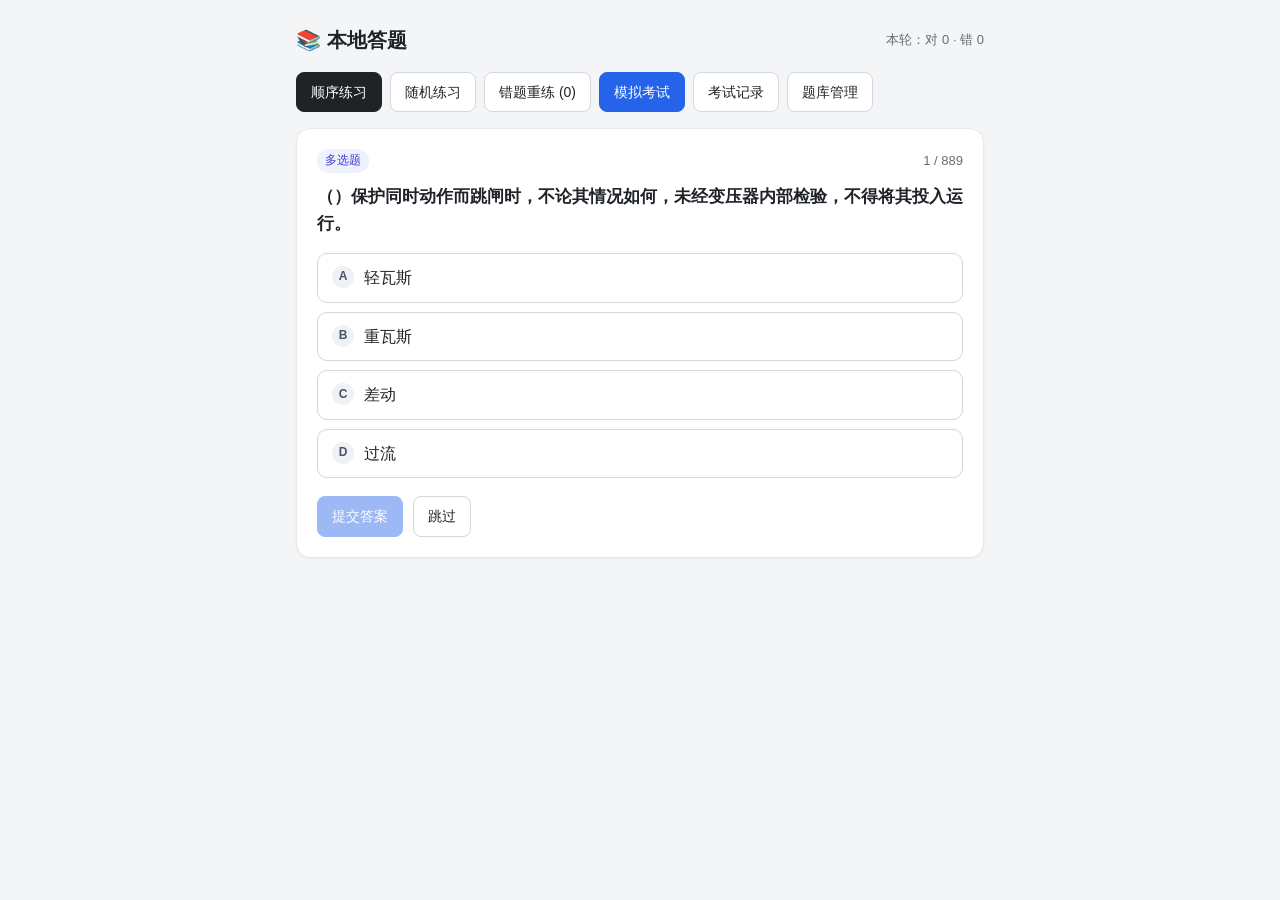
<file: index.html>
<!DOCTYPE html>
<html lang="zh-CN">
<head>
<meta charset="UTF-8">
<meta name="viewport" content="width=device-width,initial-scale=1">
<title>答题</title>
<link rel="stylesheet" href="style.css">
</head>
<body>

<div class="wrap">
  <header>
    <h1>📚 本地答题</h1>
    <div class="stats" id="stats"></div>
  </header>

  <div class="toolbar">
    <button data-mode="all">顺序练习</button>
    <button data-mode="random">随机练习</button>
    <button data-mode="wrong">错题重练 (<span id="wrongCount">0</span>)</button>
    <button id="btnExam" class="primary">模拟考试</button>    <button id="btnExamHistory">考试记录</button>
    <button id="btnBank">题库管理</button>
  </div>

  <main id="card"></main>
</div>

<!-- 题库管理弹窗 -->
<div class="modal" id="modal">
  <div class="modal-box">
    <h2>题库管理</h2>
    <p>粘贴 JSON 数组，或选择 .json / .txt 文件导入。修改后点「保存题库」生效。</p>
    <input type="file" id="fileInput" accept=".json,.txt">
    <textarea id="bankText" spellcheck="false"></textarea>
    <div class="modal-actions">
      <button class="primary" id="btnSaveBank">保存题库</button>
      <button id="btnExport">导出题库</button>
      <button id="btnResetBank">恢复示例题库</button>
      <button id="btnClearWrong">清空错题本</button>
      <button id="btnCloseModal">关闭</button>
    </div>
    <div id="bankMsg"></div>
  </div>
</div>

<!-- 考试设置弹窗 -->
<div class="modal" id="examSetupModal">
  <div class="modal-box">
    <h2>模拟考试</h2>
    <p>设置参数后开始。交卷后自动显示成绩，错题会记入错题本。</p>
    <div class="form-row">
      <label>题目数量</label>
      <select id="examCount">
        <option value="10">10 题</option>
        <option value="20" selected>20 题</option>
        <option value="50">50 题</option>
        <option value="100">100 题</option>
        <option value="all">全部题目</option>
      </select>
    </div>
    <div class="form-row">
      <label>时间限制</label>
      <div class="form-row">
      <label>选项顺序</label>
      <label style="display:flex;align-items:center;gap:6px;color:#1f2328">
        <input type="checkbox" id="examRandom" checked> 随机打乱选项顺序
      </label>
      </div>
      
      <select id="examTime">
        <option value="15">15 分钟</option>
        <option value="30" selected>30 分钟</option>
        <option value="60">60 分钟</option>
        <option value="90">90 分钟</option>
        <option value="0">不限时</option>
      </select>
    </div>
    <div class="modal-actions">
      <button class="primary" id="btnStartExam">开始考试</button>
      <button id="btnCloseExamSetup">取消</button>
    </div>
  </div>
</div>

<!-- 考试成绩弹窗 -->
<div class="modal" id="examResultModal">
  <!-- 考试历史记录弹窗 -->
  <div class="modal-box">
    <h2>考试成绩</h2>
    <div id="examResultBody"></div>
    <div class="modal-actions">
      <button class="primary" id="btnExamRetry">再考一次</button>
      <button id="btnExamClose">关闭</button>
    </div>
  </div>
</div>
<div class="modal" id="examHistoryModal">
  <div class="modal-box">
    <h2>考试记录</h2>
    <p>最多保留最近 50 次考试记录。</p>
    <div id="examHistoryBody"></div>
    <div class="modal-actions">
      <button id="btnCloseHistory">关闭</button>
    </div>
  </div>
</div>
<script src="app.js"></script>
<script src="exam.js"></script>
</body>
</html>
</file>
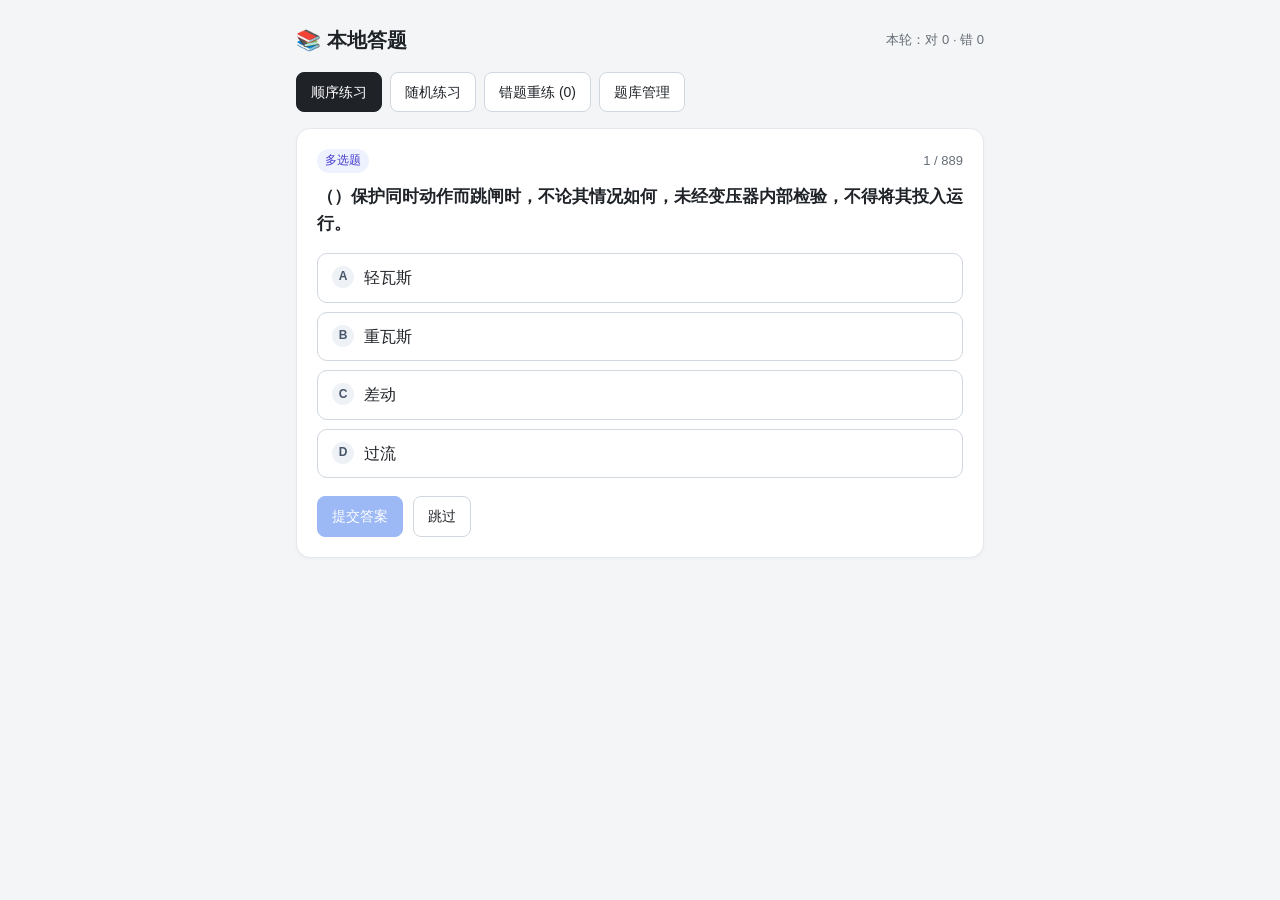
<file: deepseek_html_20261014_4da493.html>
<!DOCTYPE html>
<html lang="zh-CN">
<head>
<meta charset="UTF-8">
<meta name="viewport" content="width=device-width,initial-scale=1">
<title>本地答题</title>
<style>
  *{box-sizing:border-box}
  body{margin:0;font-family:-apple-system,BlinkMacSystemFont,"Segoe UI","PingFang SC","Microsoft YaHei",sans-serif;
       background:#f4f5f7;color:#1f2328;line-height:1.6}
  .wrap{max-width:720px;margin:0 auto;padding:16px}
  header{display:flex;align-items:center;justify-content:space-between;gap:12px;padding:8px 0 16px}
  h1{font-size:20px;margin:0}
  .stats{font-size:13px;color:#656d76}
  .toolbar{display:flex;flex-wrap:wrap;gap:8px;margin-bottom:16px}
  button{font:inherit;font-size:14px;padding:8px 14px;border:1px solid #d0d7de;background:#fff;color:#1f2328;
         border-radius:8px;cursor:pointer;transition:.15s}
  button:hover{background:#f3f4f6}
  button:disabled{opacity:.45;cursor:not-allowed}
  button.primary{background:#2563eb;border-color:#2563eb;color:#fff}
  button.primary:hover:not(:disabled){background:#1d4ed8}
  button.active{background:#1f2328;border-color:#1f2328;color:#fff}
  #card{background:#fff;border:1px solid #e4e7eb;border-radius:14px;padding:20px;
        box-shadow:0 1px 3px rgba(0,0,0,.04);min-height:180px}
  .qmeta{display:flex;justify-content:space-between;align-items:center;font-size:13px;color:#656d76;margin-bottom:10px}
  .tag{background:#eef2ff;color:#4338ca;padding:2px 8px;border-radius:999px;font-size:12px}
  .question{font-size:17px;font-weight:600;margin-bottom:16px;white-space:pre-wrap}
  .option{display:flex;gap:10px;align-items:flex-start;padding:11px 14px;border:1px solid #d0d7de;
          border-radius:10px;margin-bottom:9px;cursor:pointer;transition:.15s;background:#fff}
  .option:hover{border-color:#94a3b8;background:#f8fafc}
  .option.selected{border-color:#2563eb;background:#eff6ff}
  .option.right{border-color:#16a34a;background:#f0fdf4}
  .option.wrong{border-color:#dc2626;background:#fef2f2}
  .option.locked{cursor:default}
  .option .label{flex:none;width:22px;height:22px;border-radius:50%;display:flex;align-items:center;
                 justify-content:center;background:#eef2f6;font-size:12px;font-weight:600;color:#475569;margin-top:1px}
  .option.selected .label{background:#2563eb;color:#fff}
  .option.right .label{background:#16a34a;color:#fff}
  .option.wrong .label{background:#dc2626;color:#fff}
  .explain{margin-top:14px;padding:12px 14px;background:#f8fafc;border-radius:10px;font-size:14px}
  .explain.hidden{display:none}
  .verdict.ok{color:#16a34a;font-weight:600}
  .verdict.no{color:#dc2626;font-weight:600}
  .ansline{color:#475569;margin-top:4px}
  .exptext{margin-top:6px;color:#475569;white-space:pre-wrap}
  .actions{display:flex;gap:10px;margin-top:18px}
  .empty,.done{text-align:center;color:#656d76;padding:28px 0}
  .done h2{margin:0 0 10px;color:#1f2328}
  .modal{position:fixed;inset:0;background:rgba(15,23,42,.5);display:none;align-items:center;
         justify-content:center;padding:16px;z-index:10}
  .modal.show{display:flex}
  .modal-box{background:#fff;border-radius:14px;padding:20px;width:100%;max-width:640px;max-height:88vh;overflow:auto}
  .modal-box h2{margin:0 0 6px;font-size:18px}
  .modal-box p{margin:0 0 12px;font-size:13px;color:#656d76}
  #fileInput{margin-bottom:10px;font-size:13px}
  textarea{width:100%;height:220px;font-family:ui-monospace,Menlo,Consolas,monospace;font-size:13px;
           padding:10px;border:1px solid #d0d7de;border-radius:10px;resize:vertical}
  .modal-actions{display:flex;flex-wrap:wrap;gap:8px;margin-top:12px}
  #bankMsg{margin-top:10px;font-size:13px}
  #bankMsg.err{color:#dc2626}
  #bankMsg.ok{color:#16a34a}
</style>
</head>
<body>

<div class="wrap">
  <header>
    <h1>📚 本地答题</h1>
    <div class="stats" id="stats"></div>
  </header>

  <div class="toolbar">
    <button data-mode="all">顺序练习</button>
    <button data-mode="random">随机练习</button>
    <button data-mode="wrong">错题重练 (<span id="wrongCount">0</span>)</button>
    <button id="btnBank">题库管理</button>
  </div>

  <main id="card"></main>
</div>

<div class="modal" id="modal">
  <div class="modal-box">
    <h2>题库管理</h2>
    <p>粘贴 JSON 数组，或选择 .json / .txt 文件导入。修改后点「保存题库」生效。</p>
    <input type="file" id="fileInput" accept=".json,.txt">
    <textarea id="bankText" spellcheck="false"></textarea>
    <div class="modal-actions">
      <button class="primary" id="btnSaveBank">保存题库</button>
      <button id="btnExport">导出题库</button>
      <button id="btnResetBank">恢复示例题库</button>
      <button id="btnClearWrong">清空错题本</button>
      <button id="btnCloseModal">关闭</button>
    </div>
    <div id="bankMsg"></div>
  </div>
</div>

<script>
(function () {
  'use strict';

  var LS_BANK = 'quiz.bank.v1';
  var LS_WRONG = 'quiz.wrong.v1';

  /* ============ 示例题库（可在「题库管理」里整段替换） ============ */
  var DEFAULT_BANK = [
    {
      id: 'demo1', type: 'single',
      question: 'HTTP 协议默认使用的端口号是？',
      options: ['21', '80', '443', '8080'],
      answer: 'B',
      explain: 'HTTP 默认端口 80，HTTPS 默认端口 443。'
    },
    {
      id: 'demo2', type: 'single',
      question: '下列哪种排序算法在最坏情况下的时间复杂度是 O(n log n)？',
      options: ['快速排序', '归并排序', '冒泡排序', '插入排序'],
      answer: ['B'],
      explain: '归并排序最坏和平均都是 O(n log n)；快排最坏会退化到 O(n²)。'
    },
    {
      id: 'demo3', type: 'multi',
      question: '以下哪些属于面向对象的三大特性？',
      options: ['封装', '继承', '多态', '重载'],
      answer: ['A', 'B', 'C'],
      explain: '三大特性是封装、继承、多态；重载只是多态的一种表现形式。'
    },
    {
      id: 'demo4', type: 'multi',
      question: '下列属于 HTTP 请求方法的有？',
      options: ['GET', 'POST', 'PUSH', 'DELETE'],
      answer: ['A', 'B', 'D'],
      explain: 'HTTP 常见方法：GET / POST / PUT / DELETE / HEAD / PATCH 等。'
    },
    {
      id: 'demo5', type: 'judge',
      question: 'TCP 是面向连接的可靠传输协议。',
      options: ['正确', '错误'],
      answer: '正确',
      explain: 'TCP 通过三次握手建立连接，并有确认、重传机制保证可靠性。'
    },
    {
      id: 'demo6', type: 'judge',
      question: 'JavaScript 中 let 声明的变量存在变量提升并可在声明前使用。',
      options: ['正确', '错误'],
      answer: '错误',
      explain: 'let 有暂时性死区，声明前访问会抛 ReferenceError。'
    }
  ];

  /* ============ 状态 ============ */
  var bank = [];
  var wrongIds = new Set();
  var queue = [];
  var idx = 0;
  var selected = [];
  var submitted = false;
  var finished = false;
  var stats = { right: 0, wrong: 0 };
  var mode = 'all';

  /* ============ 工具函数 ============ */
  function esc(s) {
    return String(s).replace(/[&<>"']/g, function (c) {
      return { '&': '&amp;', '<': '&lt;', '>': '&gt;', '"': '&quot;', "'": '&#39;' }[c];
    });
  }

  function shuffle(a) {
    for (var i = a.length - 1; i > 0; i--) {
      var j = Math.floor(Math.random() * (i + 1));
      var t = a[i]; a[i] = a[j]; a[j] = t;
    }
    return a;
  }

  function isCorrect(q, sel) {
    if (!sel.length || !q.answer.length) return false;
    var a = sel.slice().sort(function (x, y) { return x - y; }).join(',');
    var b = q.answer.slice().sort(function (x, y) { return x - y; }).join(',');
    return a === b;
  }

  /* 把各种写法的答案统一成下标数组 */
  function parseAnswer(ans, options) {
    var arr = Array.isArray(ans) ? ans : (ans === undefined || ans === null ? [] : [ans]);
    var out = [];
    arr.forEach(function (a) {
      if (typeof a === 'number') { if (a >= 0) out.push(a); return; }
      var s = String(a).trim();
      var byText = options.indexOf(s);
      if (byText >= 0) { out.push(byText); return; }
      if (/^[A-Za-z]{1,6}$/.test(s)) {
        s.toUpperCase().split('').forEach(function (c) {
          out.push(c.charCodeAt(0) - 65);
        });
        return;
      }
      if (['正确', '对', '√', '是', 'T', 'true'].indexOf(s) >= 0) { out.push(0); return; }
      if (['错误', '错', '×', '否', 'F', 'false'].indexOf(s) >= 0) { out.push(1); return; }
      var n = Number(s);
      if (!isNaN(n) && n >= 0) out.push(n);
    });
    // 去重
    return out.filter(function (v, i) { return out.indexOf(v) === i; });
  }

  /* 把任意题库数据标准化 */
  function normalizeBank(list) {
    var out = [];
    list.forEach(function (raw, i) {
      if (!raw || typeof raw !== 'object') return;
      var type = raw.type;
      var options = Array.isArray(raw.options) ? raw.options.map(String) : null;

      if (!options || !options.length) {
        if (!type || type === 'judge') { options = ['正确', '错误']; type = 'judge'; }
        else return;
      }
      if (!type) type = 'single';

      var question = raw.question || raw.title || raw.q || '';
      if (!question) return;

      var answer = parseAnswer(raw.answer, options);
      if (!answer.length) return;
      var bad = answer.some(function (a) { return a < 0 || a >= options.length; });
      if (bad) return;

      out.push({
        id: raw.id != null ? String(raw.id) : 'q' + (i + 1),
        type: type,
        question: String(question),
        options: options,
        answer: answer,
        explain: raw.explain || raw.analysis || raw.note || ''
      });
    });
    return out;
  }

  /* ============ 本地存储 ============ */
  function saveBank() {
    try { localStorage.setItem(LS_BANK, JSON.stringify(bank)); } catch (e) {}
  }
  function saveWrong() {
    try { localStorage.setItem(LS_WRONG, JSON.stringify(Array.from(wrongIds))); } catch (e) {}
  }

  function loadAll() {
    var raw = null;
    try { raw = JSON.parse(localStorage.getItem(LS_BANK)); } catch (e) {}
    if (!Array.isArray(raw) || !raw.length) raw = DEFAULT_BANK;
    bank = normalizeBank(raw);
    if (!bank.length) bank = normalizeBank(DEFAULT_BANK);
    saveBank();

    try {
      var w = JSON.parse(localStorage.getItem(LS_WRONG));
      wrongIds = new Set(Array.isArray(w) ? w.map(String) : []);
    } catch (e) {
      wrongIds = new Set();
    }
  }

  /* ============ 渲染 ============ */
  var card = document.getElementById('card');

  function updateHeader() {
    document.getElementById('stats').textContent =
      '本轮：对 ' + stats.right + ' · 错 ' + stats.wrong;
    document.getElementById('wrongCount').textContent =
      bank.filter(function (q) { return wrongIds.has(q.id); }).length;

    document.querySelectorAll('.toolbar button[data-mode]').forEach(function (b) {
      b.classList.toggle('active', b.dataset.mode === mode);
    });
  }

  function render() {
    updateHeader();

    if (finished) {
      card.innerHTML = '<div class="done"><h2>🎉 本轮完成</h2>' +
        '<p>共 ' + queue.length + ' 题，答对 ' + stats.right + ' 题，答错 ' + stats.wrong + ' 题。</p></div>';
      var btn = document.createElement('button');
      btn.className = 'primary';
      btn.textContent = '再来一轮';
      btn.onclick = function () { start(mode); };
      card.querySelector('.done').appendChild(btn);
      return;
    }

    if (!queue.length) {
      card.innerHTML = '<div class="empty">这里没有题目。<br>点「题库管理」导入题目，或换个练习模式试试。</div>';
      return;
    }

    var q = queue[idx];
    var typeName = { single: '单选题', multi: '多选题', judge: '判断题' }[q.type] || '题目';

    card.innerHTML =
      '<div class="qmeta">' +
        '<span class="tag">' + typeName + '</span>' +
        '<span class="progress">' + (idx + 1) + ' / ' + queue.length + '</span>' +
      '</div>' +
      '<div class="question">' + esc(q.question) + '</div>' +
      '<div class="options" id="options"></div>' +
      '<div class="explain hidden" id="explain"></div>' +
      '<div class="actions" id="actions"></div>';

    // 选项
    var optBox = document.getElementById('options');
    q.options.forEach(function (text, i) {
      var el = document.createElement('div');
      el.className = 'option';
      if (selected.indexOf(i) >= 0) el.classList.add('selected');

      if (submitted) {
        el.classList.add('locked');
        if (q.answer.indexOf(i) >= 0) el.classList.add('right');
        else if (selected.indexOf(i) >= 0) el.classList.add('wrong');
      }

      var label = document.createElement('span');
      label.className = 'label';
      label.textContent = String.fromCharCode(65 + i);
      var txt = document.createElement('span');
      txt.className = 'text';
      txt.textContent = text;

      el.appendChild(label);
      el.appendChild(txt);
      el.onclick = function () { onOptionClick(i); };
      optBox.appendChild(el);
    });

    // 解析
    if (submitted) {
      var ex = document.getElementById('explain');
      ex.classList.remove('hidden');
      var ok = isCorrect(q, selected);
      var ansText = q.type === 'judge'
        ? q.answer.map(function (i) { return q.options[i]; }).join('、')
        : q.answer.map(function (i) { return String.fromCharCode(65 + i); }).join('、');

      ex.innerHTML =
        '<div class="verdict ' + (ok ? 'ok' : 'no') + '">' + (ok ? '✅ 回答正确' : '❌ 回答错误') + '</div>' +
        '<div class="ansline">正确答案：' + esc(ansText) + '</div>' +
        (q.explain ? '<div class="exptext">' + esc(q.explain) + '</div>' : '');
    }

    // 按钮
    var actions = document.getElementById('actions');
    if (submitted) {
      var bn = document.createElement('button');
      bn.className = 'primary';
      bn.textContent = idx === queue.length - 1 ? '完成本轮' : '下一题';
      bn.onclick = nextQuestion;
      actions.appendChild(bn);
    } else {
      var bs = document.createElement('button');
      bs.className = 'primary';
      bs.textContent = '提交答案';
      bs.disabled = selected.length === 0;
      bs.onclick = submit;
      var bk = document.createElement('button');
      bk.textContent = '跳过';
      bk.onclick = nextQuestion;
      actions.appendChild(bs);
      actions.appendChild(bk);
    }
  }

  /* ============ 交互 ============ */
  function onOptionClick(i) {
    if (submitted) return;
    var q = queue[idx];
    if (q.type === 'multi') {
      var p = selected.indexOf(i);
      if (p >= 0) selected.splice(p, 1);
      else selected.push(i);
    } else {
      selected = [i];
    }
    render();
  }

  function submit() {
    if (submitted || !selected.length) return;
    var q = queue[idx];
    var ok = isCorrect(q, selected);

    submitted = true;
    if (ok) {
      stats.right++;
      wrongIds.delete(q.id);   // 答对就移出错题本
    } else {
      stats.wrong++;
      wrongIds.add(q.id);
    }
    saveWrong();
    render();
  }

  function nextQuestion() {
    if (idx < queue.length - 1) {
      idx++;
      selected = [];
      submitted = false;
      render();
    } else {
      finished = true;
      render();
    }
  }

  function start(m) {
    mode = m;
    finished = false;
    idx = 0;
    selected = [];
    submitted = false;
    stats = { right: 0, wrong: 0 };

    if (m === 'all') queue = bank.slice();
    else if (m === 'random') queue = shuffle(bank.slice());
    else if (m === 'wrong') {
      queue = bank.filter(function (q) { return wrongIds.has(q.id); });
    }
    render();
  }

  /* ============ 题库管理弹窗 ============ */
  var modal = document.getElementById('modal');
  var bankText = document.getElementById('bankText');
  var bankMsg = document.getElementById('bankMsg');

  function msg(text, isErr) {
    bankMsg.textContent = text;
    bankMsg.className = isErr ? 'err' : 'ok';
  }

  function openModal() {
    bankText.value = JSON.stringify(bank, null, 2);
    bankMsg.textContent = '';
    modal.classList.add('show');
  }

  document.getElementById('btnBank').onclick = openModal;
  document.getElementById('btnCloseModal').onclick = function () {
    modal.classList.remove('show');
  };
  modal.onclick = function (e) {
    if (e.target === modal) modal.classList.remove('show');
  };

  document.getElementById('fileInput').onchange = function (e) {
    var f = e.target.files[0];
    if (!f) return;
    var r = new FileReader();
    r.onload = function () {
      bankText.value = r.result;
      msg('文件已读取，点「保存题库」生效', false);
    };
    r.readAsText(f, 'utf-8');
  };

  document.getElementById('btnSaveBank').onclick = function () {
    var txt = bankText.value.trim();
    if (!txt) { msg('内容为空', true); return; }

    var data;
    try {
      data = JSON.parse(txt);
    } catch (err) {
      msg('JSON 解析失败：' + err.message, true);
      return;
    }
    if (!Array.isArray(data)) {
      if (data && Array.isArray(data.questions)) data = data.questions;
      else if (data && Array.isArray(data.data)) data = data.data;
    }
    if (!Array.isArray(data)) { msg('题库必须是一个 JSON 数组', true); return; }

    var nb = normalizeBank(data);
    if (!nb.length) { msg('没有解析出有效题目，请检查字段格式', true); return; }

    bank = nb;
    saveBank();
    msg('已导入 ' + nb.length + ' 道题 ✓', false);
    start('all');
  };

  document.getElementById('btnExport').onclick = function () {
    var blob = new Blob([JSON.stringify(bank, null, 2)], { type: 'application/json' });
    var a = document.createElement('a');
    a.href = URL.createObjectURL(blob);
    a.download = '题库.json';
    document.body.appendChild(a);
    a.click();
    document.body.removeChild(a);
    setTimeout(function () { URL.revokeObjectURL(a.href); }, 1000);
  };

  document.getElementById('btnResetBank').onclick = function () {
    bank = normalizeBank(DEFAULT_BANK);
    saveBank();
    bankText.value = JSON.stringify(bank, null, 2);
    msg('已恢复示例题库', false);
    start('all');
  };

  document.getElementById('btnClearWrong').onclick = function () {
    wrongIds = new Set();
    saveWrong();
    updateHeader();
    msg('错题本已清空', false);
  };

  /* ============ 启动 ============ */
  document.querySelectorAll('.toolbar button[data-mode]').forEach(function (b) {
    b.onclick = function () { start(b.dataset.mode); };
  });

  loadAll();
  start('all');
})();
</script>
</body>
</html>
</file>
<file: style.css>
*{box-sizing:border-box}
body{margin:0;font-family:-apple-system,BlinkMacSystemFont,"Segoe UI","PingFang SC","Microsoft YaHei",sans-serif;
     background:#f4f5f7;color:#1f2328;line-height:1.6}
.wrap{max-width:720px;margin:0 auto;padding:16px}
header{display:flex;align-items:center;justify-content:space-between;gap:12px;padding:8px 0 16px}
h1{font-size:20px;margin:0}
.stats{font-size:13px;color:#656d76}
.toolbar{display:flex;flex-wrap:wrap;gap:8px;margin-bottom:16px}
button{font:inherit;font-size:14px;padding:8px 14px;border:1px solid #d0d7de;background:#fff;color:#1f2328;
       border-radius:8px;cursor:pointer;transition:.15s}
button:hover{background:#f3f4f6}
button:disabled{opacity:.45;cursor:not-allowed}
button.primary{background:#2563eb;border-color:#2563eb;color:#fff}
button.primary:hover:not(:disabled){background:#1d4ed8}
button.active{background:#1f2328;border-color:#1f2328;color:#fff}
#card{background:#fff;border:1px solid #e4e7eb;border-radius:14px;padding:20px;
      box-shadow:0 1px 3px rgba(0,0,0,.04);min-height:180px}
.qmeta{display:flex;justify-content:space-between;align-items:center;font-size:13px;color:#656d76;margin-bottom:10px}
.tag{background:#eef2ff;color:#4338ca;padding:2px 8px;border-radius:999px;font-size:12px}
.tag.exam{background:#fef3c7;color:#92400e}
.question{font-size:17px;font-weight:600;margin-bottom:16px;white-space:pre-wrap}
.option{display:flex;gap:10px;align-items:flex-start;padding:11px 14px;border:1px solid #d0d7de;
        border-radius:10px;margin-bottom:9px;cursor:pointer;transition:.15s;background:#fff}
.option:hover{border-color:#94a3b8;background:#f8fafc}
.option.selected{border-color:#2563eb;background:#eff6ff}
.option.right{border-color:#16a34a;background:#f0fdf4}
.option.wrong{border-color:#dc2626;background:#fef2f2}
.option.locked{cursor:default}
.option .label{flex:none;width:22px;height:22px;border-radius:50%;display:flex;align-items:center;
               justify-content:center;background:#eef2f6;font-size:12px;font-weight:600;color:#475569;margin-top:1px}
.option.selected .label{background:#2563eb;color:#fff}
.option.right .label{background:#16a34a;color:#fff}
.option.wrong .label{background:#dc2626;color:#fff}
.explain{margin-top:14px;padding:12px 14px;background:#f8fafc;border-radius:10px;font-size:14px}
.explain.hidden{display:none}
.verdict.ok{color:#16a34a;font-weight:600}
.verdict.no{color:#dc2626;font-weight:600}
.ansline{color:#475569;margin-top:4px}
.exptext{margin-top:6px;color:#475569;white-space:pre-wrap}
.actions{display:flex;gap:10px;margin-top:18px;flex-wrap:wrap}
.empty,.done{text-align:center;color:#656d76;padding:28px 0}
.done h2{margin:0 0 10px;color:#1f2328}

/* 弹窗 */
.modal{position:fixed;inset:0;background:rgba(15,23,42,.5);display:none;align-items:center;
       justify-content:center;padding:16px;z-index:10}
.modal.show{display:flex}
.modal-box{background:#fff;border-radius:14px;padding:20px;width:100%;max-width:640px;max-height:88vh;overflow:auto}
.modal-box h2{margin:0 0 6px;font-size:18px}
.modal-box p{margin:0 0 12px;font-size:13px;color:#656d76}
.modal-actions{display:flex;flex-wrap:wrap;gap:8px;margin-top:12px}
#fileInput{margin-bottom:10px;font-size:13px}
textarea{width:100%;height:220px;font-family:ui-monospace,Menlo,Consolas,monospace;font-size:13px;
         padding:10px;border:1px solid #d0d7de;border-radius:10px;resize:vertical}
#bankMsg{margin-top:10px;font-size:13px}
#bankMsg.err{color:#dc2626}
#bankMsg.ok{color:#16a34a}

/* 考试 */
.form-row{display:flex;align-items:center;gap:10px;margin:12px 0;font-size:14px}
.form-row label{min-width:80px;color:#475569}
.form-row select{flex:1;padding:8px 12px;font-size:14px;border:1px solid #d0d7de;border-radius:8px;background:#fff}
.exam-header{display:flex;justify-content:space-between;align-items:center;gap:12px;padding:8px 0;
             margin-bottom:12px;border-bottom:1px solid #e4e7eb;flex-wrap:wrap}
.exam-progress{font-size:13px;color:#656d76}
.exam-timer{font-family:ui-monospace,Menlo,Consolas,monospace;font-size:15px;font-weight:600;color:#2563eb}
.exam-timer.warning{color:#dc2626}
.exam-nav-btn{padding:6px 12px;font-size:13px}
.nav-grid{display:grid;grid-template-columns:repeat(auto-fill,minmax(44px,1fr));gap:6px;margin-top:10px}
.nav-item{padding:8px 0;text-align:center;border:1px solid #d0d7de;border-radius:6px;font-size:13px;
          cursor:pointer;background:#fff;transition:.15s;user-select:none}
.nav-item:hover{border-color:#94a3b8}
.nav-item.answered{background:#eff6ff;border-color:#2563eb;color:#2563eb}
.nav-item.current{background:#1f2328;border-color:#1f2328;color:#fff}
.result-score{font-size:40px;font-weight:700;text-align:center;margin:16px 0}
.result-score.pass{color:#16a34a}
.result-score.fail{color:#dc2626}
.result-detail{text-align:center;color:#475569;font-size:14px;margin-bottom:16px}
.result-wrong-list{margin-top:12px}
.result-wrong-list h3{font-size:15px;margin:16px 0 8px}
.result-wrong-item{padding:10px 12px;border:1px solid #e4e7eb;border-radius:8px;margin-bottom:8px;font-size:13px}
.result-wrong-item .q{font-weight:600;margin-bottom:4px}
.result-wrong-item .a{color:#16a34a}
.result-wrong-item .y{color:#dc2626}
/* 暂停遮罩 */
.pause-overlay{position:fixed;inset:0;background:rgba(15,23,42,.75);display:flex;
  align-items:center;justify-content:center;z-index:100;padding:16px}
.pause-box{background:#fff;border-radius:14px;padding:28px 32px;text-align:center;max-width:360px}
.pause-box h2{margin:0 0 8px;font-size:20px}
.pause-box p{margin:0 0 16px;color:#656d76;font-size:14px}

/* 历史记录表格 */
.history-table{width:100%;border-collapse:collapse;font-size:13px;margin-top:8px}
.history-table th,.history-table td{padding:8px 6px;text-align:center;border-bottom:1px solid #e4e7eb}
.history-table th{background:#f8fafc;color:#475569;font-weight:600}
.history-table tr:hover td{background:#f8fafc}

/* 详细错题回顾 */
.result-wrong-item{padding:14px;border:1px solid #e4e7eb;border-radius:10px;margin-bottom:12px;font-size:14px}
.result-wrong-item .q{font-weight:600;margin-bottom:10px;white-space:pre-wrap;line-height:1.5}
.opt-list{display:flex;flex-direction:column;gap:6px}
.opt-line{display:flex;align-items:flex-start;gap:8px;padding:6px 10px;border-radius:6px;
  background:#f8fafc;font-size:13px;line-height:1.5}
.opt-line.is-answer{background:#f0fdf4;border:1px solid #86efac}
.opt-line.is-wrong{background:#fef2f2;border:1px solid #fca5a5}
.opt-label{flex:none;width:20px;height:20px;border-radius:50%;background:#e2e8f0;color:#475569;
  display:flex;align-items:center;justify-content:center;font-size:12px;font-weight:600}
.opt-line.is-answer .opt-label{background:#16a34a;color:#fff}
.opt-line.is-wrong .opt-label{background:#dc2626;color:#fff}
.opt-text{flex:1;white-space:pre-wrap}
.opt-mark{flex:none;font-size:12px;color:#475569;margin-left:6px;white-space:nowrap}
.ans-note{margin-top:8px;color:#dc2626;font-size:13px}
.exp-note{margin-top:10px;padding:10px 12px;background:#fffbeb;border-left:3px solid #f59e0b;
  border-radius:6px;font-size:13px;color:#78350f;line-height:1.6;white-space:pre-wrap}
</file>
